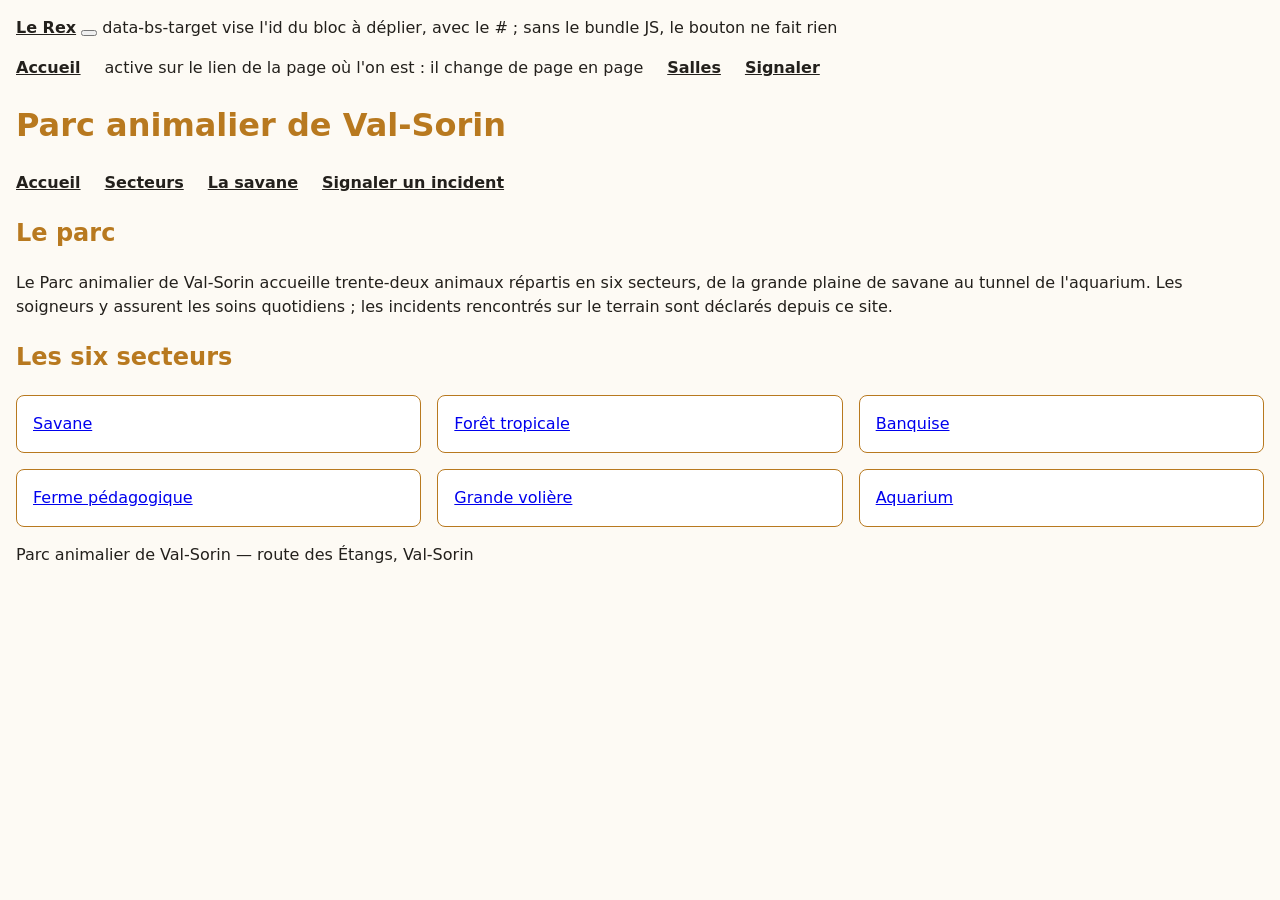
<file: index.html>
<!DOCTYPE html>
<html lang="fr">
<head>
  
  <meta charset="utf-8">
  <meta name="viewport" content="width=device-width, initial-scale=1">
  <title>Parc animalier de Val-Sorin</title>
  <link rel="stylesheet" href="css/site.css">
</head>
<body><nav class="navbar navbar-expand-lg bg-dark navbar-dark">
 <div class="container">
 <a class="navbar-brand" href="index.html">Le Rex</a>
 <button class="navbar-toggler" type="button" data-bs-toggle="collapse"
data-bs-target="#menu">
 <span class="navbar-toggler-icon"></span>
 </button>
 data-bs-target vise l'id du bloc à déplier, avec le # ; sans le bundle JS, le bouton ne fait
rien
 <div class="collapse navbar-collapse" id="menu">
 <ul class="navbar-nav">
 <li class="nav-item"><a class="nav-link active"
href="index.html">Accueil</a></li>
 active sur le lien de la page où l'on est : il change de page en page
 <li class="nav-item"><a class="nav-link"
href="salles.html">Salles</a></li>
 <li class="nav-item"><a class="nav-link"
href="signaler.html">Signaler</a></li>
 </ul>
 </div>
 </div>
</nav>
  <header>
    <h1>Parc animalier de Val-Sorin</h1>
    <nav aria-label="Menu principal">
      <ul>
        <li><a href="index.html">Accueil</a></li>
        <li><a href="secteurs.html">Secteurs</a></li>
        <li><a href="secteur.html">La savane</a></li>
        <li><a href="ticket.html">Signaler un incident</a></li>
      </ul>
    </nav>
  </header>

  <main>
    <h2>Le parc</h2>
    <p>
      Le Parc animalier de Val-Sorin accueille trente-deux animaux répartis en six
      secteurs, de la grande plaine de savane au tunnel de l'aquarium. Les soigneurs
      y assurent les soins quotidiens ; les incidents rencontrés sur le terrain sont
      déclarés depuis ce site.
    </p>

    <h2>Les six secteurs</h2>
    <ul class="cartes">
      <li><a href="secteur.html">Savane</a></li>
      <li><a href="secteurs.html#TRO">Forêt tropicale</a></li>
      <li><a href="secteurs.html#BAN">Banquise</a></li>
      <li><a href="secteurs.html#FER">Ferme pédagogique</a></li>
      <li><a href="secteurs.html#VOL">Grande volière</a></li>
      <li><a href="secteurs.html#AQU">Aquarium</a></li>
    </ul>
  </main>

  <footer>
    <p>Parc animalier de Val-Sorin — route des Étangs, Val-Sorin</p>
  </footer>
</body>
</html>
</file>
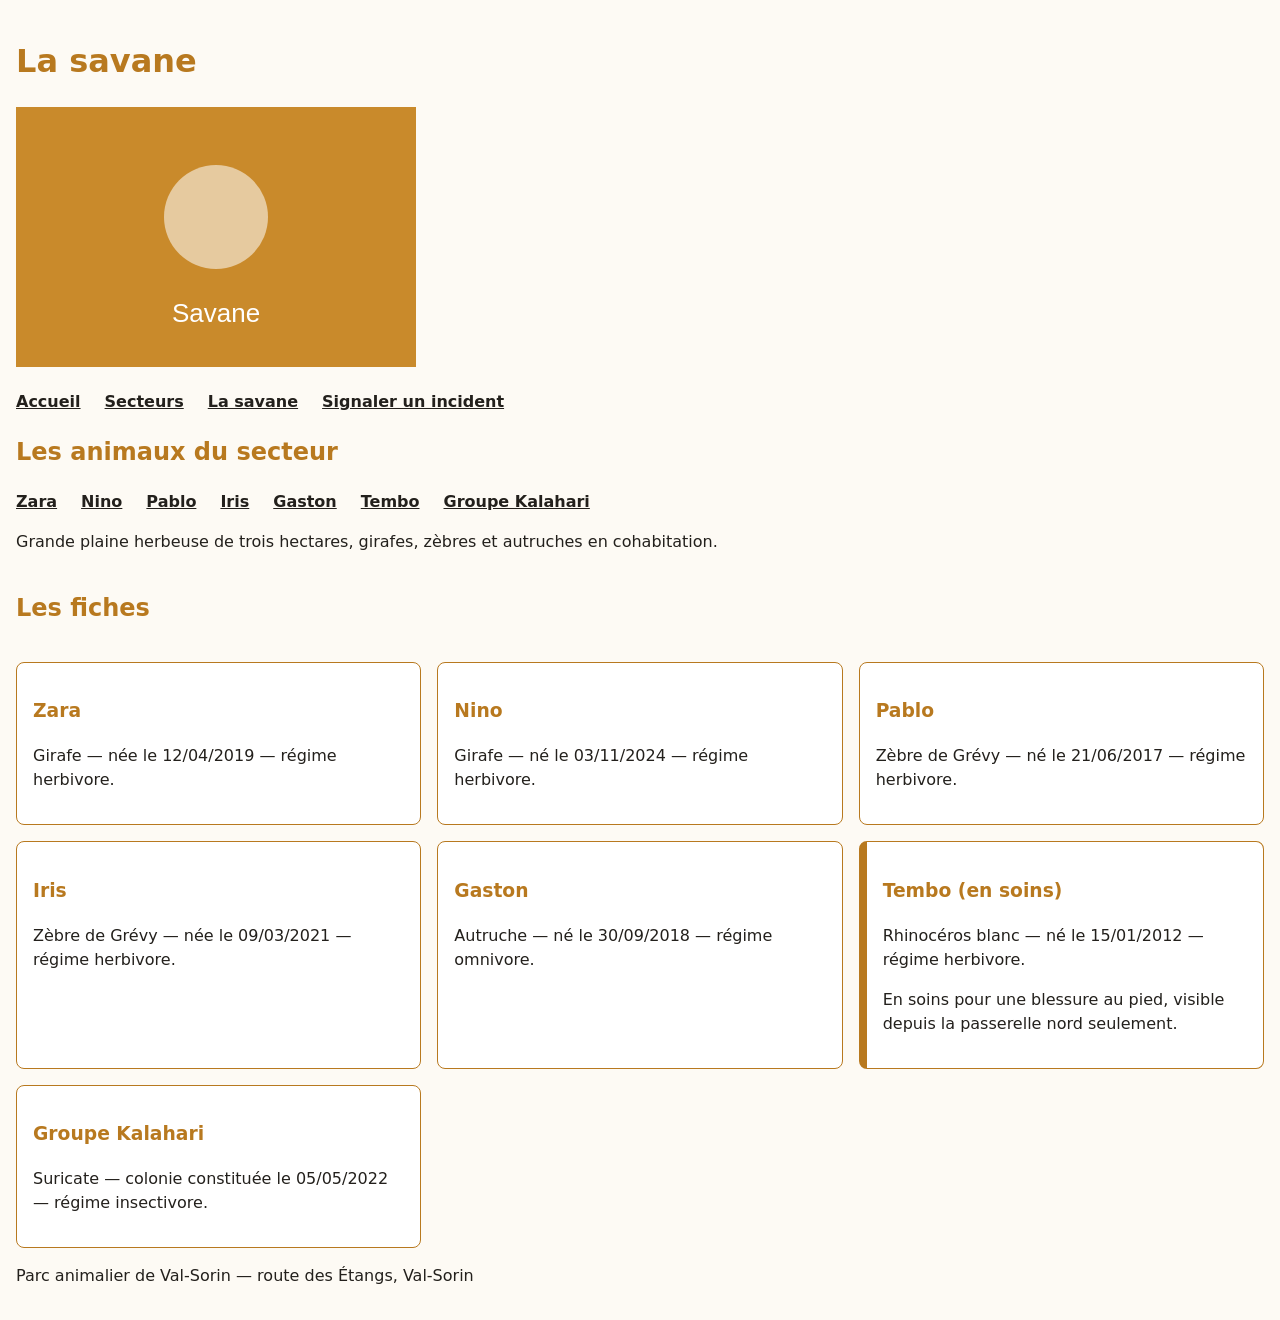
<file: secteur.html>
<!DOCTYPE html>
<html lang="fr">
<head>
  <meta charset="utf-8">
  <meta name="viewport" content="width=device-width, initial-scale=1">
  <title>La savane — Parc animalier de Val-Sorin</title>
  <link rel="stylesheet" href="css/site.css">
</head>
<body>
  <header>
    <h1>La savane</h1>
    <img src="data/images/savane.svg" alt="Visuel du secteur de la savane">
    <nav aria-label="Menu principal">
      <ul>
        <li><a href="index.html">Accueil</a></li>
        <li><a href="secteurs.html">Secteurs</a></li>
        <li><a href="secteur.html">La savane</a></li>
        <li><a href="ticket.html">Signaler un incident</a></li>
      </ul>
    </nav>
  </header>

  <main>
    <nav aria-label="Les animaux de la savane">
      <h2>Les animaux du secteur</h2>
      <ul>
        <li><a href="#animal-1">Zara</a></li>
        <li><a href="#animal-2">Nino</a></li>
        <li><a href="#animal-3">Pablo</a></li>
        <li><a href="#animal-4">Iris</a></li>
        <li><a href="#animal-5">Gaston</a></li>
        <li><a href="#animal-6">Tembo</a></li>
        <li><a href="#animal-7">Groupe Kalahari</a></li>
      </ul>
    </nav>

    <p>
      Grande plaine herbeuse de trois hectares, girafes, zèbres et autruches
      en cohabitation.
    </p>

    <section class="cartes">
      <h2>Les fiches</h2>

      <article id="animal-1">
        <h3>Zara</h3>
        <p>Girafe — née le 12/04/2019 — régime herbivore.</p>
      </article>

      <article id="animal-2">
        <h3>Nino</h3>
        <p>Girafe — né le 03/11/2024 — régime herbivore.</p>
      </article>

      <article id="animal-3">
        <h3>Pablo</h3>
        <p>Zèbre de Grévy — né le 21/06/2017 — régime herbivore.</p>
      </article>

      <article id="animal-4">
        <h3>Iris</h3>
        <p>Zèbre de Grévy — née le 09/03/2021 — régime herbivore.</p>
      </article>

      <article id="animal-5">
        <h3>Gaston</h3>
        <p>Autruche — né le 30/09/2018 — régime omnivore.</p>
      </article>

      <article id="animal-6" class="soins">
        <h3>Tembo <strong>(en soins)</strong></h3>
        <p>Rhinocéros blanc — né le 15/01/2012 — régime herbivore.</p>
        <p>En soins pour une blessure au pied, visible depuis la passerelle nord seulement.</p>
      </article>

      <article id="animal-7">
        <h3>Groupe Kalahari</h3>
        <p>Suricate — colonie constituée le 05/05/2022 — régime insectivore.</p>
      </article>
    </section>
  </main>

  <footer>
    <p>Parc animalier de Val-Sorin — route des Étangs, Val-Sorin</p>
  </footer>
</body>
</html>
</file>
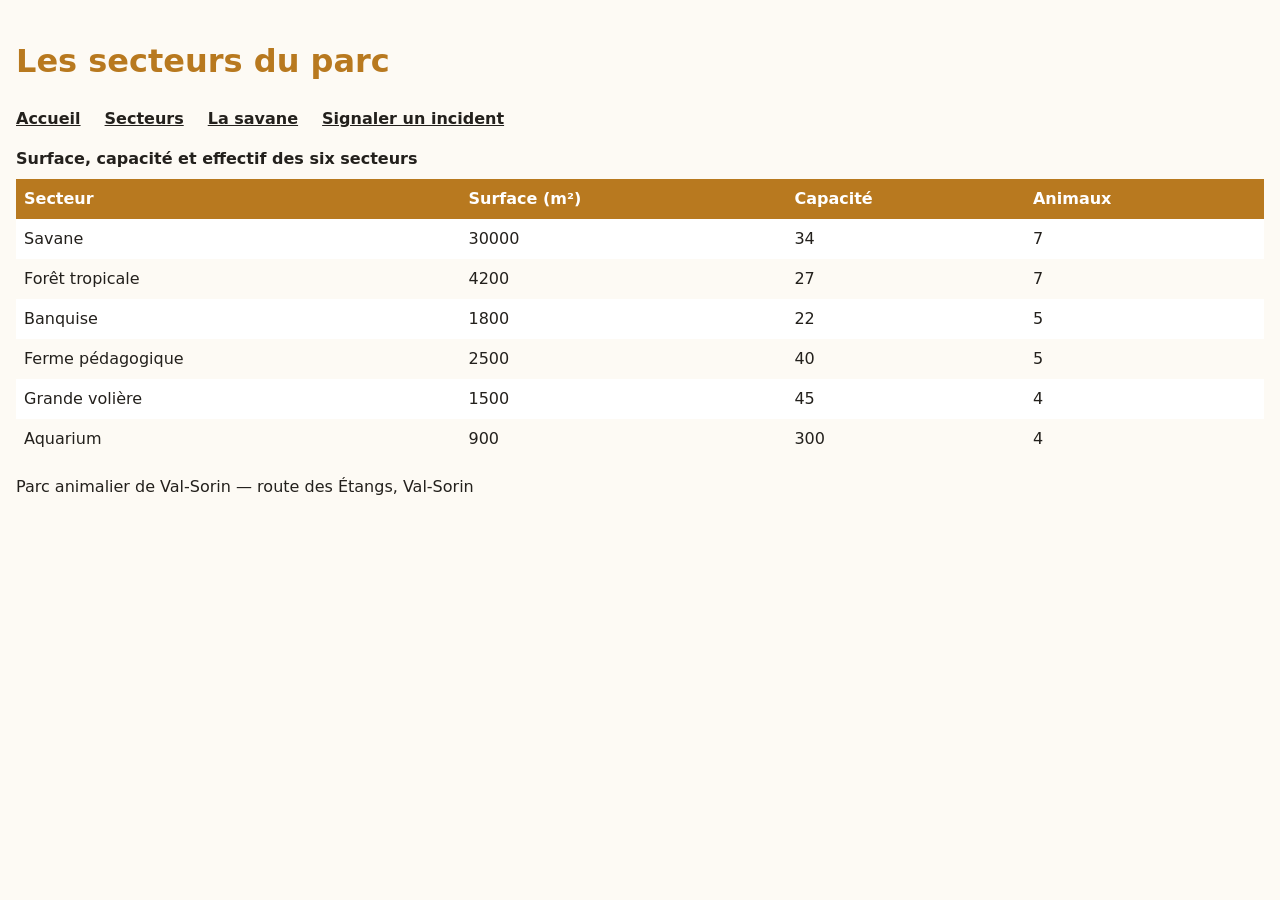
<file: secteurs.html>
<!DOCTYPE html>
<html lang="fr">
<head>
  <meta charset="utf-8">
  <meta name="viewport" content="width=device-width, initial-scale=1">
  <title>Les secteurs — Parc animalier de Val-Sorin</title>
  <link rel="stylesheet" href="css/site.css">
</head>
<body>
  <header>
    <h1>Les secteurs du parc</h1>
    <nav aria-label="Menu principal">
      <ul>
        <li><a href="index.html">Accueil</a></li>
        <li><a href="secteurs.html">Secteurs</a></li>
        <li><a href="secteur.html">La savane</a></li>
        <li><a href="ticket.html">Signaler un incident</a></li>
      </ul>
    </nav>
  </header>

  <main>
    <table>
      <caption>Surface, capacité et effectif des six secteurs</caption>
      <thead>
        <tr>
          <th scope="col">Secteur</th>
          <th scope="col">Surface (m²)</th>
          <th scope="col">Capacité</th>
          <th scope="col">Animaux</th>
        </tr>
      </thead>
      <tbody>
        <tr id="SAV">
          <td>Savane</td>
          <td>30000</td>
          <td>34</td>
          <td>7</td>
        </tr>
        <tr id="TRO" class="paire">
          <td>Forêt tropicale</td>
          <td>4200</td>
          <td>27</td>
          <td>7</td>
        </tr>
        <tr id="BAN">
          <td>Banquise</td>
          <td>1800</td>
          <td>22</td>
          <td>5</td>
        </tr>
        <tr id="FER" class="paire">
          <td>Ferme pédagogique</td>
          <td>2500</td>
          <td>40</td>
          <td>5</td>
        </tr>
        <tr id="VOL">
          <td>Grande volière</td>
          <td>1500</td>
          <td>45</td>
          <td>4</td>
        </tr>
        <tr id="AQU" class="paire">
          <td>Aquarium</td>
          <td>900</td>
          <td>300</td>
          <td>4</td>
        </tr>
      </tbody>
    </table>
  </main>

  <footer>
    <p>Parc animalier de Val-Sorin — route des Étangs, Val-Sorin</p>
  </footer>
</body>
</html>
</file>
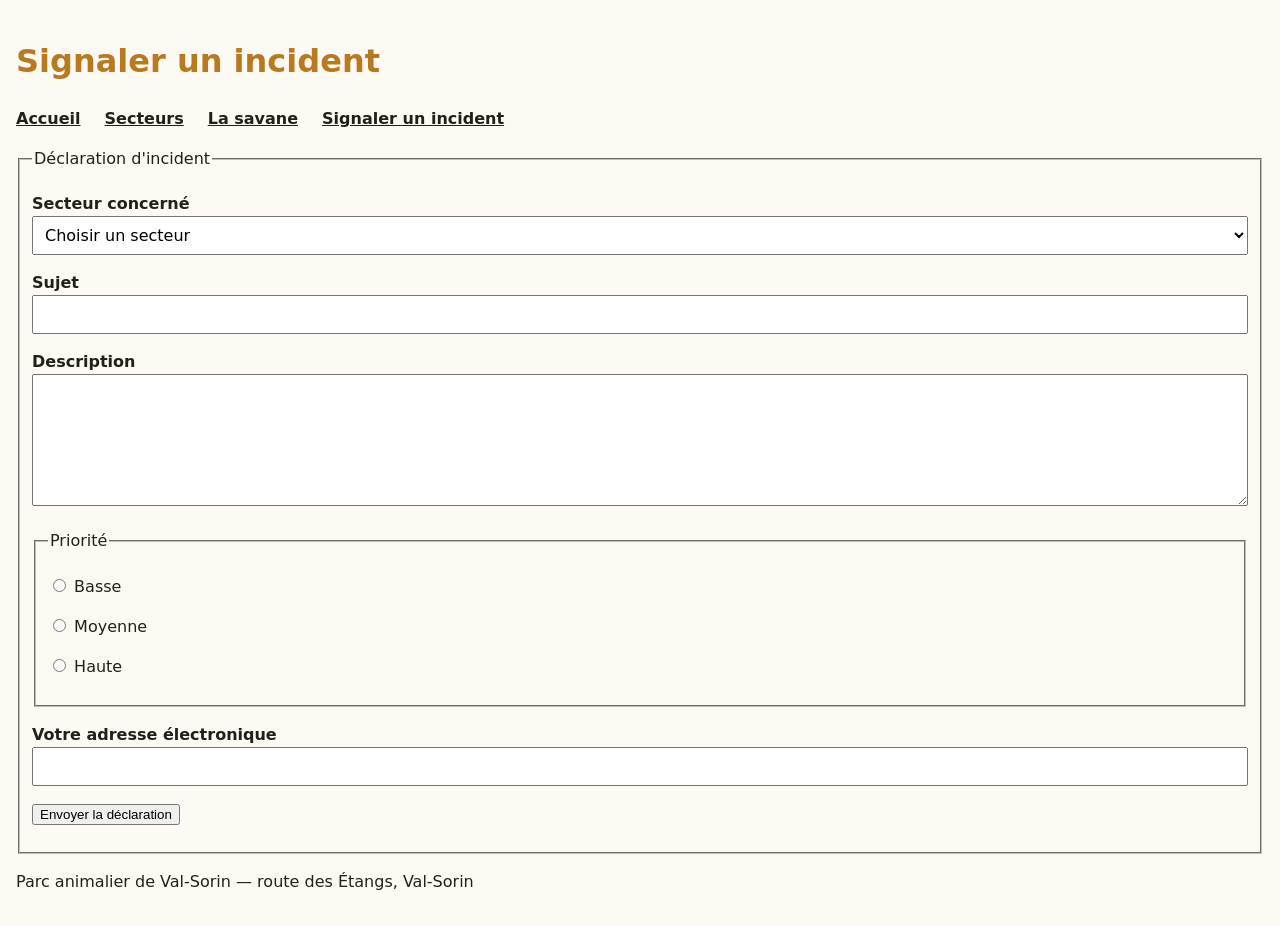
<file: ticket.html>
<!DOCTYPE html>
<html lang="fr">
<head>
  <meta charset="utf-8">
  <meta name="viewport" content="width=device-width, initial-scale=1">
  <title>Signaler un incident — Parc animalier de Val-Sorin</title>
  <link rel="stylesheet" href="css/site.css">
</head>
<body>
  <header>
    <h1>Signaler un incident</h1>
    <nav aria-label="Menu principal">
      <ul>
        <li><a href="index.html">Accueil</a></li>
        <li><a href="secteurs.html">Secteurs</a></li>
        <li><a href="secteur.html">La savane</a></li>
        <li><a href="ticket.html">Signaler un incident</a></li>
      </ul>
    </nav>
  </header>

  <main>
    <form action="traiter_ticket.php" method="post">
      <fieldset>
        <legend>Déclaration d'incident</legend>

        <p>
          <label for="secteur">Secteur concerné</label>
          <select name="secteur" id="secteur" required>
            <option value="">Choisir un secteur</option>
            <option value="SAV">Savane</option>
            <option value="TRO">Forêt tropicale</option>
            <option value="BAN">Banquise</option>
            <option value="FER">Ferme pédagogique</option>
            <option value="VOL">Grande volière</option>
            <option value="AQU">Aquarium</option>
          </select>
        </p>

        <p>
          <label for="sujet">Sujet</label>
          <input type="text" name="sujet" id="sujet" maxlength="120" required>
        </p>

        <p>
          <label for="description">Description</label>
          <textarea name="description" id="description" rows="6" required></textarea>
        </p>

        <fieldset>
          <legend>Priorité</legend>
          <p>
            <input type="radio" name="priorite" id="priorite-basse" value="basse" required>
            <label for="priorite-basse">Basse</label>
          </p>
          <p>
            <input type="radio" name="priorite" id="priorite-moyenne" value="moyenne">
            <label for="priorite-moyenne">Moyenne</label>
          </p>
          <p>
            <input type="radio" name="priorite" id="priorite-haute" value="haute">
            <label for="priorite-haute">Haute</label>
          </p>
        </fieldset>

        <p>
          <label for="mel">Votre adresse électronique</label>
          <input type="email" name="mel" id="mel" required>
        </p>

        <p><button type="submit">Envoyer la déclaration</button></p>
      </fieldset>
    </form>
  </main>

  <footer>
    <p>Parc animalier de Val-Sorin — route des Étangs, Val-Sorin</p>
  </footer>
</body>
</html>
</file>
<file: css/site.css>
/* Parc animalier de Val-Sorin - la feuille unique des quatre pages.
   Mission 1, etape 2. Mobile d'abord : une colonne par defaut,
   trois colonnes seulement a partir de 768 px. */

/* Q2 - la charte du parc : quatre variables, et plus aucune couleur ailleurs */
:root {
  --fond: #fdfaf4;
  --texte: #23201c;
  --accent: #b8791f;
  --police: system-ui, "Segoe UI", Arial, sans-serif;
}

body {
  background: var(--fond);
  color: var(--texte);
  font-family: var(--police);
  margin: 0;
  padding: 1rem;
  line-height: 1.5;
}

h1, h2, h3 {
  color: var(--accent);
}

/* Q3 - la navigation sur une ligne : flex sur le PARENT, la liste */
nav ul {
  display: flex;
  gap: 1.5rem;
  list-style: none;
  padding: 0;
  flex-wrap: wrap;
}

nav a {
  color: var(--texte);
  font-weight: 600;
}

/* Q4 - une meme classe sur les deux conteneurs : une colonne d'abord */
.cartes {
  display: grid;
  grid-template-columns: 1fr;
  gap: 1rem;
  list-style: none;
  padding: 0;
}

/* le titre de la section est un enfant du conteneur, comme les cartes :
   sans cette regle il occupe la premiere case de la grille */
.cartes > h2 {
  grid-column: 1 / -1;
}

.cartes > li,
.cartes > article {
  background: white;
  border: 1px solid var(--accent);
  border-radius: 8px;
  padding: 1rem;
  transition: transform 0.2s;
}

/* Q6 - le survol : la transition est deja sur l'etat de repos, au-dessus */
.cartes > li:hover,
.cartes > article:hover {
  transform: scale(1.03);
}

/* Q9 (consolidation) - l'animal en soins se distingue par une classe */
.cartes > article.soins {
  border-left: 8px solid var(--accent);
}

/* Q7 - le tableau des secteurs */
table {
  border-collapse: collapse;
  width: 100%;
}

caption {
  text-align: left;
  font-weight: 600;
  padding-bottom: 0.5rem;
}

th {
  background: var(--accent);
  color: white;
  text-align: left;
  padding: 0.5rem;
}

td {
  padding: 0.5rem;
  background: white;
}

tr.paire td {
  background: var(--fond);
}

/* Q8 - le formulaire : l'etiquette au-dessus, le champ sur toute la largeur */
label {
  display: block;
  font-weight: 600;
}

input,
select,
textarea {
  width: 100%;
  box-sizing: border-box;
  padding: 0.5rem;
  font-family: inherit;
  font-size: 1rem;
}

/* les boutons radio gardent leur taille, leur etiquette reste a cote */
input[type="radio"] {
  width: auto;
}

input[type="radio"] + label {
  display: inline;
  font-weight: normal;
}

input:focus,
select:focus,
textarea:focus,
button:focus {
  outline: 3px solid var(--accent);
  outline-offset: 2px;
}

img {
  max-width: 100%;
  height: auto;
}

/* Q5 - trois colonnes a partir de 768 px, et pas avant ; la regle de la Q4 ne change pas */
@media (min-width: 768px) {
  .cartes {
    grid-template-columns: repeat(3, 1fr);
  }
}
</file>
